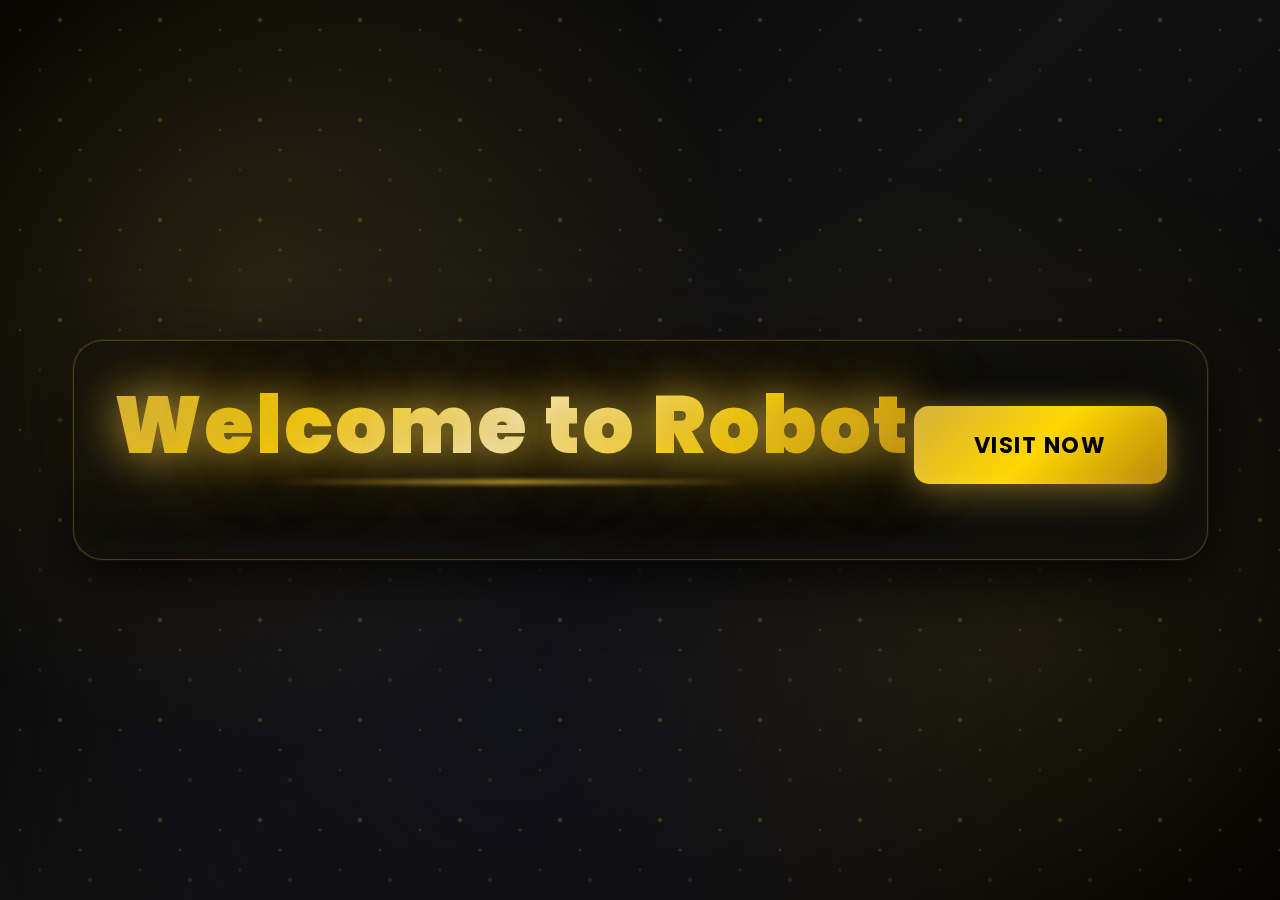
<file: index.html>
<!DOCTYPE html>
<html lang="en">
<head>
<meta charset="UTF-8">
<title>Robot | Intro</title>
<link rel="stylesheet" href="intro.css">
<link href="https://fonts.googleapis.com/css2?family=Poppins:wght@400;600;900&display=swap" rel="stylesheet">
</head>
<body>

<!-- Landing Page -->
<div class="landing-page" id="landing-page">
  <!-- خلفية اللوجو -->
  <div class="landing-bg-logo">
    <img src="robot.png" alt="dic logo">
  </div>

  <!-- محتوى الصفحة في المنتصف -->
  <div class="landing-content">
    <h1 class="landing-text">Welcome to Robot</h1>
    <button id="start-btn" class="btn">Visit now</button>
  </div>
</div>

<!-- Intro Animations -->
<div class="intro-page" id="page1">
  <div class="page-text white-on-red">Robot</div>
</div>
<div class="intro-page" id="page2">
  <div class="page-text red-on-black">is</div>
</div>
<div class="intro-page" id="page3">
  <div class="logo-letters">
    <span>C</span>
    <span>o</span>
    <span>m</span>
    <span>i</span>
    <span>n</span>
    <span>g</span>
  </div>
</div>
<div class="intro-page" id="page4">
  <div class="page-text final-logo">Take a look</div>
</div>

<script src="intro.js"></script>
</body>
</html>
</file>
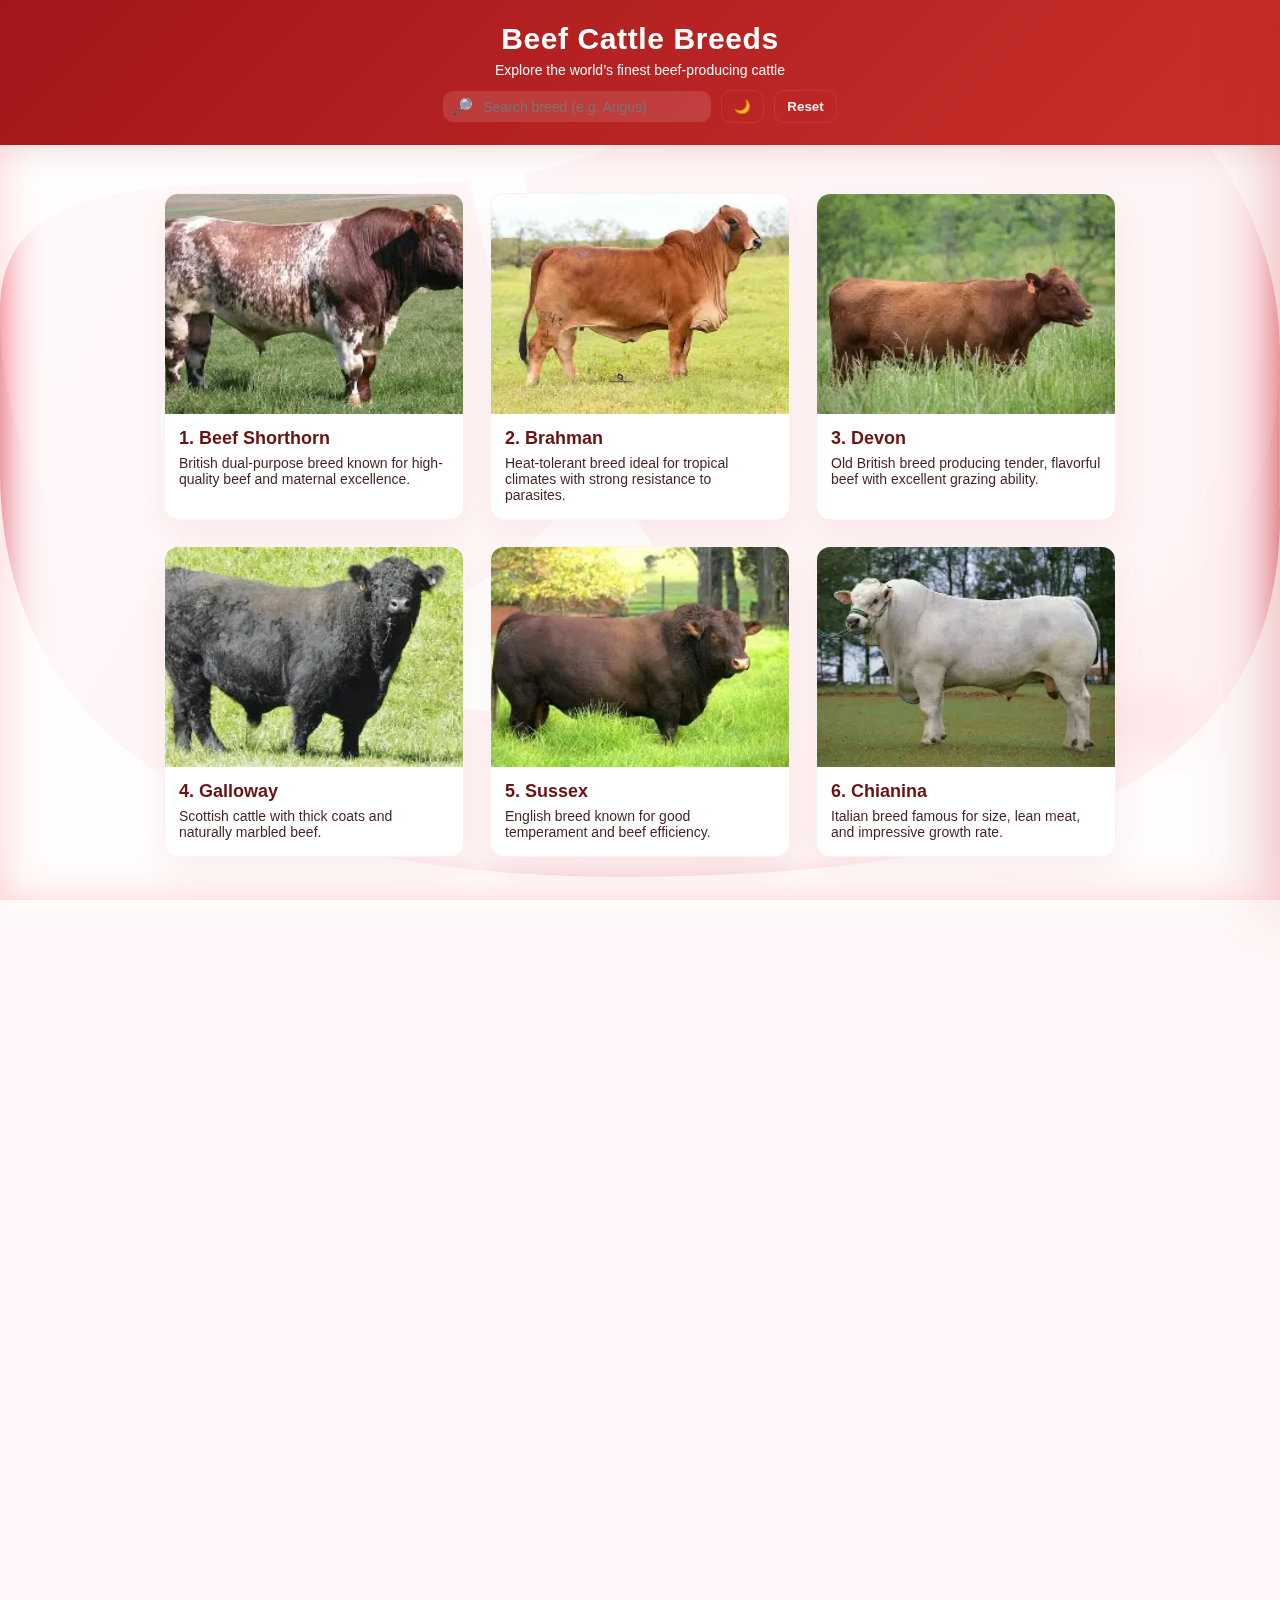
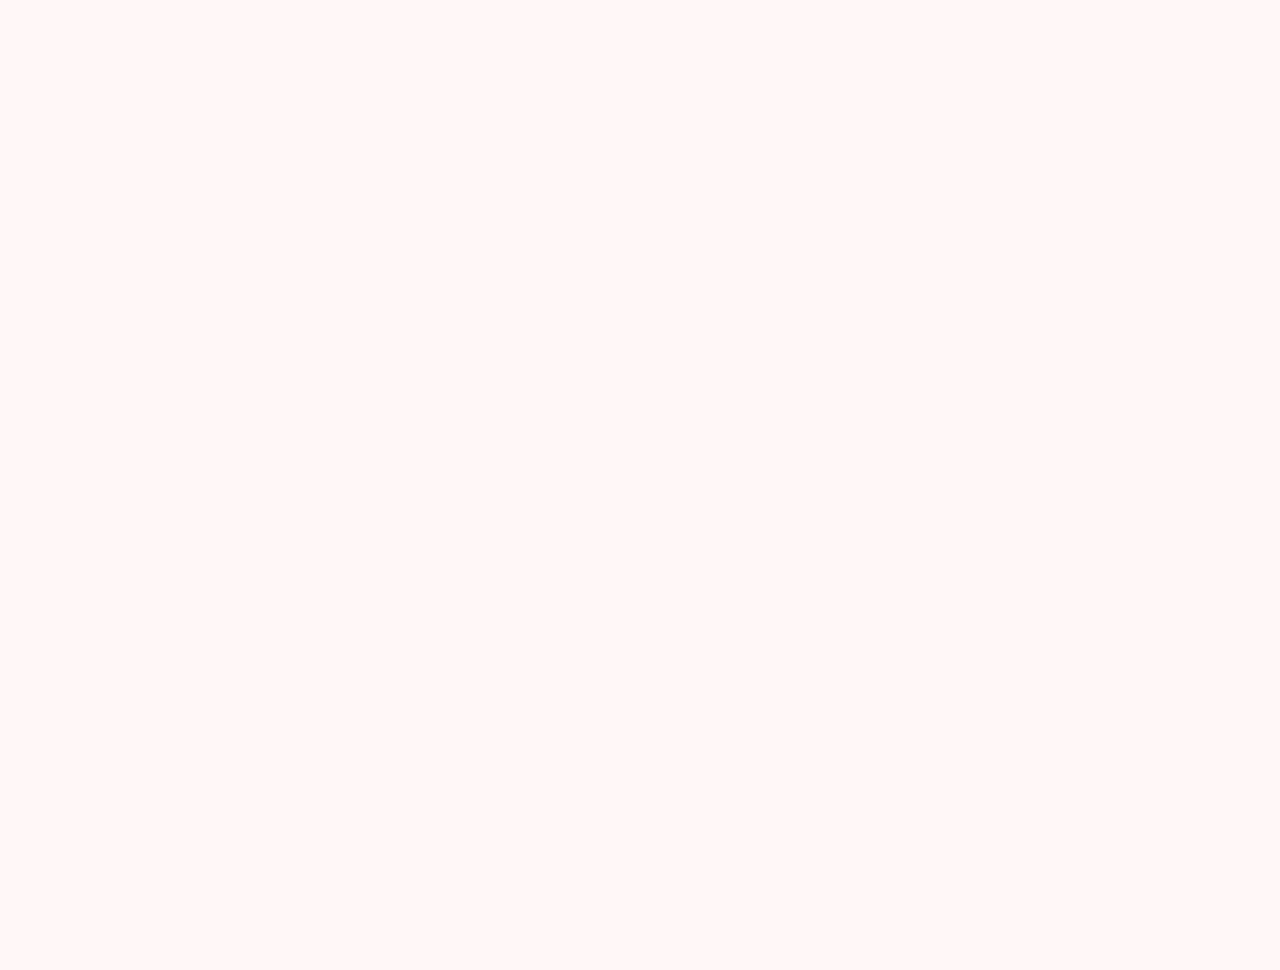
<file: farm.html>
<!DOCTYPE html>
<html lang="en">
<head>
  <meta charset="UTF-8" />
  <meta name="viewport" content="width=device-width, initial-scale=1.0" />
  <title>The Farm - Beef Breeds (Enhanced)</title>
  <style>
    /* ===== Reset & Base ===== */
    *{box-sizing:border-box}
    html,body{height:100%;margin:0;font-family:"Poppins",sans-serif;background:#fff7f7;color:#2a100f;-webkit-font-smoothing:antialiased;}
    a{color:inherit;text-decoration:none}
    button{font-family:inherit}

    /* ===== Animated background (blur motion) ===== */
    .bg-motion{
      position:fixed; inset:0; z-index:0; pointer-events:none;
      background:
        radial-gradient(800px 400px at 10% 10%, rgba(255,230,230,0.9), transparent 12%),
        radial-gradient(700px 350px at 90% 80%, rgba(255,210,210,0.95), transparent 12%),
        linear-gradient(120deg,#fff5f5,#ffecec);
      filter: blur(20px) saturate(1.05);
      transform-origin:center;
      animation: bgMove 14s linear infinite;
      mix-blend-mode: screen;
    }
    @keyframes bgMove{
      0%{transform:translate3d(0,0,0) scale(1)}
      25%{transform:translate3d(-6%,4%,0) scale(1.04)}
      50%{transform:translate3d(3%,-5%,0) scale(1.02)}
      75%{transform:translate3d(-3%,-2%,0) scale(1.03)}
      100%{transform:translate3d(0,0,0) scale(1)}
    }

    /* ===== Header ===== */
    header{
      position:relative; z-index:2;
      text-align:center; padding:22px 16px;
      background: linear-gradient(135deg,#a4161a,#c9302b);
      color:#fff; box-shadow:0 8px 26px rgba(164,22,26,0.12);
    }
    header h1{margin:0;font-size:clamp(20px,3.6vw,30px);letter-spacing:0.6px}
    header p{margin:6px 0 0;opacity:.95;font-size:14px}

    /* header controls */
    .controls{
      margin-top:12px; display:flex; gap:10px; justify-content:center; align-items:center;
      flex-wrap:wrap;
    }
    .search-wrap{ display:flex; align-items:center; gap:8px; background:rgba(255,255,255,0.12); padding:6px 10px; border-radius:10px; }
    #searchBar{ border:0; background:transparent; color:#fff; outline:none; width:220px; font-size:14px; }
    .btn{
      background:#fff; color:#a4161a; border:0; padding:8px 12px; border-radius:10px; cursor:pointer; font-weight:600;
      box-shadow:0 6px 18px rgba(164,22,26,0.08);
    }
    .btn.ghost{ background:transparent; color:rgba(255,255,255,0.9); border:1px solid rgba(255,255,255,0.08); box-shadow:none }

    /* page wrapper to blur */
    .page-wrap{ position:relative; z-index:1; transition: filter .32s ease, transform .32s ease; }

    /* ===== Breeds grid ===== */
    .breeds-container{
      display:flex; flex-wrap:wrap; justify-content:center; gap:26px; padding:28px; max-width:1200px; margin:20px auto 140px;
      position:relative; z-index:1;
    }
    .breed{
      width:300px; background:#fff; border-radius:14px; overflow:hidden; box-shadow:0 14px 36px rgba(164,22,26,0.06);
      transition: transform .28s ease, box-shadow .28s ease; cursor:pointer; border:1px solid rgba(164,22,26,0.06);
    }
    .breed:hover{ transform:translateY(-8px) scale(1.02); box-shadow:0 20px 46px rgba(164,22,26,0.12); }
    /* IMAGE: increased, clear */
    .breed img{ width:100%; height:220px; object-fit:cover; display:block; transition: transform .4s ease; }
    .breed:hover img{ transform:scale(1.06); }
    .breed h2{ margin:14px 14px 6px; font-size:18px; color:#6b1313; }
    .breed p{ margin:0 14px 16px; font-size:14px; color:#3a1616; opacity:.95; }

    /* preserve original hidden info boxes */
    .info-box{ display:none; }

    /* ===== Sidebar (right) ===== */
    .info-sidebar{
      position:fixed; top:0; right:-440px; width:440px; max-width:96%; height:100%; background: linear-gradient(180deg,#fff7f7,#fff0ef);
      box-shadow:-26px 0 60px rgba(164,22,26,0.14); border-left:6px solid #a4161a; padding:26px; transition:right .36s cubic-bezier(.2,.9,.2,1);
      z-index:1400; overflow:auto; -webkit-overflow-scrolling:touch;
      backdrop-filter: blur(6px) saturate(1.02);
    }
    .info-sidebar.active{ right:0; }
    .sidebar-head{ display:flex; gap:12px; align-items:center; margin-bottom:8px; }
    .sidebar-head img{ width:92px; height:92px; object-fit:cover; border-radius:10px; border:2px solid rgba(178,58,51,0.12); box-shadow:0 8px 26px rgba(178,58,51,0.06); }
    .sidebar-head h2{ margin:0; font-size:20px; color:#6b1313 }
    .sidebar-sub{ color:#5b2a2a; opacity:.95; margin-top:6px; font-size:14px }

    .sidebar-section{ margin-top:14px; padding-top:12px; border-top:1px dashed rgba(178,58,51,0.08); }
    .stat{ display:flex; justify-content:space-between; align-items:center; padding:10px 0; }
    .stat b{ color:#3c1414 }
    .stat small{ color:#6b2a2a; opacity:.95 }

    .sidebar-actions{ display:flex; gap:8px; margin-top:12px; }
    .side-btn{flex:1; padding:10px; border-radius:10px; border:0; cursor:pointer; font-weight:600}
    .side-btn.primary{ background:#a4161a; color:#fff }
    .side-btn.alt{ background:#fff; color:#a4161a; border:1px solid rgba(164,22,26,0.06) }

    .close-btn{ position:absolute; top:14px; right:14px; background:#8b1010; color:white; border:0; width:38px; height:38px; border-radius:50%; font-size:18px; cursor:pointer; box-shadow:0 8px 26px rgba(139,16,16,0.18); }
    .close-btn:hover{ transform:scale(1.04) }

    /* ===== Top button ===== */
    #toTopBtn{ position:fixed; right:22px; bottom:22px; width:46px; height:46px; border-radius:50%; border:0; background:#a4161a; color:white; font-size:18px; cursor:pointer; box-shadow:0 10px 26px rgba(164,22,26,0.12); display:none; z-index:1300 }
    #toTopBtn.show{ display:block }

    /* ===== Dark mode ===== */
    .dark body, .dark header{ background:linear-gradient(135deg,#330707,#6b0a0a) }
    .dark header p, .dark header h1{ color:#fff }
    .dark .breed{ background:#120606; color:#f7eaea; border:1px solid rgba(255,255,255,0.04); box-shadow:0 10px 30px rgba(0,0,0,0.5) }
    .dark .breed h2{ color:#ffdede }
    .dark .breed p{ color:#ffdede; opacity:.9 }
    .dark .info-sidebar{ background:linear-gradient(180deg,#1a0b0b,#120406); border-left:6px solid #7a0909; color:#ffdede }

    /* ===== Fade-in for cards on scroll ===== */
    .fade-card{ opacity:0; transform: translateY(18px); transition: all .6s cubic-bezier(.2,.9,.2,1) }
    .fade-card.visible{ opacity:1; transform: translateY(0) }

    /* ===== Responsive tweaks ===== */
    @media (max-width:900px){ .breed{ width:46% } .sidebar-head img{ width:80px;height:80px } }
    @media (max-width:520px){ .breed{ width:100% } .breeds-container{ padding:18px } .search-wrap{ width:100%; justify-content:center } .controls{ padding:6px } }
    body {
  margin: 0;
  font-family: "Poppins", sans-serif;
  background: url("background.svg") no-repeat center center fixed;
  background-size: cover;
  position: relative;
  overflow-x: hidden;
}

/* طبقة الحركة الضبابية */
body::before {
  content: "";
  position: fixed;
  top: 0;
  left: 0;
  width: 100%;
  height: 100%;
  backdrop-filter: blur(8px);
  background: rgba(255, 0, 0, 0.15);
  animation: blurMotion 8s ease-in-out infinite alternate;
  z-index: -1;
}

@keyframes blurMotion {
  0% { backdrop-filter: blur(6px) brightness(1); }
  50% { backdrop-filter: blur(10px) brightness(1.2); }
  100% { backdrop-filter: blur(6px) brightness(1); }
}

  </style>
</head>
<body>
  <!-- animated blurred background -->
  <div class="bg-motion" aria-hidden="true"></div>

  <header>
    <h1>Beef Cattle Breeds</h1>
    <p>Explore the world’s finest beef-producing cattle</p>

    <div class="controls" role="region" aria-label="controls">
      <div class="search-wrap" title="Search breeds">
        🔎
        <input id="searchBar" placeholder="Search breed (e.g. Angus)" aria-label="Search breeds" />
      </div>

      <button id="darkToggle" class="btn ghost" title="Toggle dark mode">🌙</button>
      <button id="resetBtn" class="btn ghost" title="Reset filters">Reset</button>
    </div>
  </header>

  <div class="page-wrap" id="pageWrap">
    <main class="breeds-container" id="breedsContainer">

      <!-- ===== All original 19 sections (kept intact, same text) ===== -->
      <section class="breed fade-card">
        <img src="1.jpg" alt="Beef Shorthorn" onclick="openSidebar('info1')" />
        <h2>1. Beef Shorthorn</h2>
        <p>British dual-purpose breed known for high-quality beef and maternal excellence.</p>
        <div id="info1" class="info-box">
          <button class="close-btn" onclick="closeOldInfo()">X</button>
          <h3>Beef Shorthorn</h3>
          <p>Originating in England, this breed is prized for marbling, tenderness, and adaptability.</p>
        </div>
      </section>

      <section class="breed fade-card">
        <img src="2.jpg" alt="Brahman" onclick="openSidebar('info2')" />
        <h2>2. Brahman</h2>
        <p>Heat-tolerant breed ideal for tropical climates with strong resistance to parasites.</p>
        <div id="info2" class="info-box">
          <button class="close-btn" onclick="closeOldInfo()">X</button>
          <h3>Brahman</h3>
          <p>Derived from Indian Zebu cattle, known for loose skin and adaptability.</p>
        </div>
      </section>

      <section class="breed fade-card">
        <img src="3.jpg" alt="Devon" onclick="openSidebar('info3')" />
        <h2>3. Devon</h2>
        <p>Old British breed producing tender, flavorful beef with excellent grazing ability.</p>
        <div id="info3" class="info-box">
          <button class="close-btn" onclick="closeOldInfo()">X</button>
          <h3>Devon</h3>
          <p>Originally from England, Devons are hardy and efficient with rich marbled meat.</p>
        </div>
      </section>

      <section class="breed fade-card">
        <img src="4.jpg" alt="Galloway" onclick="openSidebar('info4')" />
        <h2>4. Galloway</h2>
        <p>Scottish cattle with thick coats and naturally marbled beef.</p>
        <div id="info4" class="info-box">
          <button class="close-btn" onclick="closeOldInfo()">X</button>
          <h3>Galloway</h3>
          <p>Known for thriving in harsh climates and producing lean, tender meat.</p>
        </div>
      </section>

      <section class="breed fade-card">
        <img src="5.jpg" alt="Sussex" onclick="openSidebar('info5')" />
        <h2>5. Sussex</h2>
        <p>English breed known for good temperament and beef efficiency.</p>
        <div id="info5" class="info-box">
          <button class="close-btn" onclick="closeOldInfo()">X</button>
          <h3>Sussex</h3>
          <p>Originally from England’s Weald region, Sussex cattle are productive and docile.</p>
        </div>
      </section>

      <section class="breed fade-card">
        <img src="6.jpg" alt="Chianina" onclick="openSidebar('info6')" />
        <h2>6. Chianina</h2>
        <p>Italian breed famous for size, lean meat, and impressive growth rate.</p>
        <div id="info6" class="info-box">
          <button class="close-btn" onclick="closeOldInfo()">X</button>
          <h3>Chianina</h3>
          <p>One of the oldest cattle breeds, producing low-fat, high-yield beef.</p>
        </div>
      </section>

      <section class="breed fade-card">
        <img src="7.jpg" alt="Maine Anjou" onclick="openSidebar('info7')" />
        <h2>7. Maine Anjou</h2>
        <p>Large French breed valued for growth and carcass quality.</p>
        <div id="info7" class="info-box">
          <button class="close-btn" onclick="closeOldInfo()">X</button>
          <h3>Maine Anjou</h3>
          <p>Known for heavy muscling, excellent feed efficiency, and calm temperament.</p>
        </div>
      </section>

      <section class="breed fade-card">
        <img src="8.jpg" alt="Tarentaise" onclick="openSidebar('info8')" />
        <h2>8. Tarentaise</h2>
        <p>Mountain breed with lean meat and strong maternal instincts.</p>
        <div id="info8" class="info-box">
          <button class="close-btn" onclick="closeOldInfo()">X</button>
          <h3>Tarentaise</h3>
          <p>Originating in the French Alps, they excel in rugged terrain and produce fine beef.</p>
        </div>
      </section>

      <section class="breed fade-card">
        <img src="9.jpg" alt="Murray Grey" onclick="openSidebar('info9')" />
        <h2>9. Murray Grey</h2>
        <p>Australian breed producing well-marbled beef with mild flavor.</p>
        <div id="info9" class="info-box">
          <button class="close-btn" onclick="closeOldInfo()">X</button>
          <h3>Murray Grey</h3>
          <p>Adaptable cattle producing consistent, high-quality carcasses.</p>
        </div>
      </section>

      <section class="breed fade-card">
        <img src="10.jpg" alt="Santa Gertrudis" onclick="openSidebar('info10')" />
        <h2>10. Santa Gertrudis</h2>
        <p>Texan breed mixing Brahman and Shorthorn genetics for toughness.</p>
        <div id="info10" class="info-box">
          <button class="close-btn" onclick="closeOldInfo()">X</button>
          <h3>Santa Gertrudis</h3>
          <p>Strong, adaptable, and fertile, producing quality beef in hot climates.</p>
        </div>
      </section>

      <section class="breed fade-card">
        <img src="11.jpg" alt="Beefalo" onclick="openSidebar('info11')" />
        <h2>11. Beefalo</h2>
        <p>Hybrid of cattle and bison producing lean meat with unique flavor.</p>
        <div id="info11" class="info-box">
          <button class="close-btn" onclick="closeOldInfo()">X</button>
          <h3>Beefalo</h3>
          <p>Combines bison hardiness with domestic cattle productivity.</p>
        </div>
      </section>

      <section class="breed fade-card">
        <img src="12.jpg" alt="Beefmaster" onclick="openSidebar('info12')" />
        <h2>12. Beefmaster</h2>
        <p>U.S. breed developed for fertility, growth, and heat tolerance.</p>
        <div id="info12" class="info-box">
          <button class="close-btn" onclick="closeOldInfo()">X</button>
          <h3>Beefmaster</h3>
          <p>Excels in adaptability, fertility, and efficient beef production.</p>
        </div>
      </section>

      <section class="breed fade-card">
        <img src="13.jpg" alt="Brangus" onclick="openSidebar('info13')" />
        <h2>13. Brangus</h2>
        <p>Brahman and Angus cross for superior beef and adaptability.</p>
        <div id="info13" class="info-box">
          <button class="close-btn" onclick="closeOldInfo()">X</button>
          <h3>Brangus</h3>
          <p>Black-coated breed producing tender beef with hybrid vigor.</p>
        </div>
      </section>

      <section class="breed fade-card">
        <img src="14.jpg" alt="Charbray" onclick="openSidebar('info14')" />
        <h2>14. Charbray</h2>
        <p>Charolais × Brahman hybrid combining size and heat resistance.</p>
        <div id="info14" class="info-box">
          <button class="close-btn" onclick="closeOldInfo()">X</button>
          <h3>Charbray</h3>
          <p>Known for muscle, growth rate, and tropical adaptability.</p>
        </div>
      </section>

      <section class="breed fade-card">
        <img src="15.jpg" alt="Hereford" onclick="openSidebar('info15')" />
        <h2>15. Hereford</h2>
        <p>Globally famous red-white cattle, calm and productive.</p>
        <div id="info15" class="info-box">
          <button class="close-btn" onclick="closeOldInfo()">X</button>
          <h3>Hereford</h3>
          <p>Hardy, fertile, and efficient grazers producing tender meat.</p>
        </div>
      </section>

      <section class="breed fade-card">
        <img src="16.jpg" alt="Charolais" onclick="openSidebar('info16')" />
        <h2>16. Charolais</h2>
        <p>French breed prized for muscle and growth efficiency.</p>
        <div id="info16" class="info-box">
          <button class="close-btn" onclick="closeOldInfo()">X</button>
          <h3>Charolais</h3>
          <p>Produces lean, high-yield carcasses ideal for crossbreeding.</p>
        </div>
      </section>

      <section class="breed fade-card">
        <img src="17.jpg" alt="Limousin" onclick="openSidebar('info17')" />
        <h2>17. Limousin</h2>
        <p>Lean beef, efficient feed conversion, and strong muscles.</p>
        <div id="info17" class="info-box">
          <button class="close-btn" onclick="closeOldInfo()">X</button>
          <h3>Limousin</h3>
          <p>French origin, producing high-yield, low-fat beef efficiently.</p>
        </div>
      </section>

      <section class="breed fade-card">
        <img src="18.jpg" alt="Bradford" onclick="openSidebar('info18')" />
        <h2>18. Bradford</h2>
        <p>Hereford × Brahman hybrid known for toughness and quality meat.</p>
        <div id="info18" class="info-box">
          <button class="close-btn" onclick="closeOldInfo()">X</button>
          <h3>Bradford</h3>
          <p>Combines heat tolerance, fertility, and tender beef production.</p>
        </div>
      </section>

      <section class="breed fade-card">
        <img src="19.jpg" alt="Black Angus" onclick="openSidebar('info19')" />
        <h2>19. Black Angus</h2>
        <p>One of the most popular beef breeds, known for its high-quality, marbled meat.</p>
        <div id="info19" class="info-box">
          <button class="close-btn" onclick="closeOldInfo()">X</button>
          <h3>Black Angus</h3>
          <p>Originating from Scotland, Black Angus cattle are prized for their tender, flavorful beef and efficient feed conversion.</p>
        </div>
      </section>

      <!-- end of breeds -->
    </main>
  </div>

  <!-- Sidebar (shared) -->
  <aside id="infoSidebar" class="info-sidebar" aria-hidden="true">
    <button class="close-btn" onclick="closeSidebar()" aria-label="Close">×</button>
    <div id="sidebarInner"></div>
    <div style="height:28px"></div>
  </aside>

  <!-- Top button -->
  <button id="toTopBtn" title="Back to top">↑</button>

  <script>
    /* ===== Data preserved exactly (info1..info19) with realistic values ===== */
    const breedData = {
      info1:{ name:"Beef Shorthorn", img:"1.jpg", desc:"Originating in England, prized for marbling, tenderness, and adaptability.", age:"24–30 months", yield:"62–66%", period:"283 days" },
      info2:{ name:"Brahman", img:"2.jpg", desc:"Derived from Indian Zebu cattle, known for loose skin, heat tolerance and parasite resistance.", age:"30–36 months (later maturity)", yield:"55–60%", period:"285 days" },
      info3:{ name:"Devon", img:"3.jpg", desc:"Old British breed producing tender, flavorful beef with excellent grazing ability.", age:"24–30 months", yield:"58–62%", period:"283 days" },
      info4:{ name:"Galloway", img:"4.jpg", desc:"Known for thriving in harsh climates and producing lean, tender meat.", age:"24–30 months", yield:"56–61%", period:"283 days" },
      info5:{ name:"Sussex", img:"5.jpg", desc:"Originally from England’s Weald region, Sussex cattle are productive and docile.", age:"24–30 months", yield:"60–64%", period:"283 days" },
      info6:{ name:"Chianina", img:"6.jpg", desc:"One of the oldest cattle breeds, producing low-fat, high-yield beef with exceptional size.", age:"30–36 months (large framed)", yield:"58–62%", period:"285 days" },
      info7:{ name:"Maine Anjou", img:"7.jpg", desc:"Known for heavy muscling, excellent feed efficiency, and calm temperament.", age:"24–30 months", yield:"62–66%", period:"283 days" },
      info8:{ name:"Tarentaise", img:"8.jpg", desc:"Originating in the French Alps, they excel in rugged terrain and produce fine beef.", age:"24–30 months", yield:"58–62%", period:"283 days" },
      info9:{ name:"Murray Grey", img:"9.jpg", desc:"Adaptable cattle producing consistent, high-quality carcasses.", age:"22–28 months", yield:"62–66%", period:"283 days" },
      info10:{ name:"Santa Gertrudis", img:"10.jpg", desc:"Strong, adaptable, and fertile, producing quality beef in hot climates.", age:"30–36 months", yield:"57–62%", period:"285 days" },
      info11:{ name:"Beefalo", img:"11.jpg", desc:"Combines bison hardiness with domestic cattle productivity; flavor often leaner and distinct.", age:"30–36 months", yield:"55–62%", period:"285 days (varies with crossbreeding)" },
      info12:{ name:"Beefmaster", img:"12.jpg", desc:"Excels in adaptability, fertility, and efficient beef production.", age:"30–36 months", yield:"58–63%", period:"285 days" },
      info13:{ name:"Brangus", img:"13.jpg", desc:"Black-coated breed producing tender beef with hybrid vigor (Brahman × Angus).", age:"24–30 months", yield:"62–66%", period:"283 days" },
      info14:{ name:"Charbray", img:"14.jpg", desc:"Known for muscle, growth rate, and tropical adaptability (Charolais × Brahman).", age:"30–36 months", yield:"60–65%", period:"285 days" },
      info15:{ name:"Hereford", img:"15.jpg", desc:"Hardy, fertile, and efficient grazers producing tender meat.", age:"20–24 months", yield:"62–66%", period:"283 days" },
      info16:{ name:"Charolais", img:"16.jpg", desc:"Produces lean, high-yield carcasses ideal for crossbreeding.", age:"24–30 months", yield:"64–68%", period:"283 days" },
      info17:{ name:"Limousin", img:"17.jpg", desc:"French origin, producing high-yield, low-fat beef efficiently.", age:"18–24 months (early finishing)", yield:"66–70%", period:"283 days" },
      info18:{ name:"Bradford", img:"18.jpg", desc:"Combines heat tolerance, fertility, and tender beef production (Hereford × Brahman).", age:"24–30 months", yield:"60–64%", period:"285 days" },
      info19:{ name:"Black Angus", img:"19.jpg", desc:"Originating from Scotland, prized for premium marbling and flavorful beef.", age:"22–26 months", yield:"64–68%", period:"283 days" }
    };

    const sidebar = document.getElementById('infoSidebar');
    const sidebarInner = document.getElementById('sidebarInner');
    const pageWrap = document.getElementById('pageWrap');
    const breedsContainer = document.getElementById('breedsContainer');
    const searchBar = document.getElementById('searchBar');
    const toTopBtn = document.getElementById('toTopBtn');
    const darkToggle = document.getElementById('darkToggle');
    const resetBtn = document.getElementById('resetBtn');

    // For ordering & navigation
    const infoIds = Object.keys(breedData); // info1..info19
    let currentIndex = -1;

    // WebAudio click/open sound (small pleasant chime)
    function playTone(type="open"){
      try{
        const ctx = new (window.AudioContext || window.webkitAudioContext)();
        const o = ctx.createOscillator();
        const g = ctx.createGain();
        o.type = 'sine';
        if(type==="open"){ o.frequency.value = 680; } else { o.frequency.value = 420; }
        g.gain.value = 0;
        o.connect(g);
        g.connect(ctx.destination);
        const now = ctx.currentTime;
        g.gain.setValueAtTime(0, now);
        g.gain.linearRampToValueAtTime(0.08, now+0.01);
        o.start();
        g.gain.exponentialRampToValueAtTime(0.0001, now+0.35);
        o.stop(now+0.36);
      }catch(e){}
    }

    // Open sidebar by infoId (e.g., "info1")
    function openSidebar(infoId){
      const data = breedData[infoId];
      if(!data) return;
      currentIndex = infoIds.indexOf(infoId);

      sidebarInner.innerHTML = `
        <div class="sidebar-head">
          <img src="${data.img}" alt="${data.name}" onerror="this.style.display='none'"/>
          <div>
            <h2>${data.name}</h2>
            <div class="sidebar-sub">${data.desc}</div>
          </div>
        </div>

        <div class="sidebar-section">
          <div class="stat"><b>🎯 Ideal Age</b><small>${data.age}</small></div>
          <div class="stat"><b>🍖 Meat Yield (dressing %)</b><small>${data.yield}</small></div>
          <div class="stat"><b>🐄 Breeding Period (gestation)</b><small>${data.period}</small></div>
        </div>

        <div class="sidebar-section">
          <p><small>Note: values are typical production ranges (approx.). Actual figures depend on management, feeding, and genetics.</small></p>
        </div>

        <div class="sidebar-section sidebar-actions">
          <button class="side-btn alt" onclick="gotoPrev()">← Previous</button>
          <button class="side-btn primary" onclick="gotoNext()">Next →</button>
        </div>
      `;

      sidebar.classList.add('active');
      sidebar.setAttribute('aria-hidden','false');
      pageWrap.classList.add('blur');
      document.documentElement.style.overflow = 'hidden';
      document.body.style.overflow = 'hidden';
      playTone("open");
    }

    function closeSidebar(){
      sidebar.classList.remove('active');
      sidebar.setAttribute('aria-hidden','true');
      pageWrap.classList.remove('blur');
      document.documentElement.style.overflow = '';
      document.body.style.overflow = '';
      playTone("close");
    }

    function gotoNext(){
      if(currentIndex < infoIds.length-1) currentIndex++;
      else currentIndex = 0;
      openSidebar(infoIds[currentIndex]);
    }
    function gotoPrev(){
      if(currentIndex > 0) currentIndex--;
      else currentIndex = infoIds.length-1;
      openSidebar(infoIds[currentIndex]);
    }

    // Keep placeholder function from original markup
    function closeOldInfo(){ /* preserved for compatibility */ }

    /* ===== Search / Filter ===== */
    function filterBreeds(){
      const q = (searchBar.value || "").trim().toLowerCase();
      document.querySelectorAll('.breed').forEach(b=>{
        const name = (b.querySelector('h2')?.textContent||"").toLowerCase();
        const desc = (b.querySelector('p')?.textContent||"").toLowerCase();
        const show = !q || name.includes(q) || desc.includes(q);
        b.style.display = show ? '' : 'none';
      });
    }
    searchBar.addEventListener('input', filterBreeds);

    resetBtn.addEventListener('click', ()=>{
      searchBar.value = "";
      filterBreeds();
      // close sidebar if open
      closeSidebar();
    });

    /* ===== Top button behavior ===== */
    window.addEventListener('scroll', ()=>{
      toTopBtn.classList.toggle('show', window.scrollY > 420);
    });
    toTopBtn.addEventListener('click', ()=> window.scrollTo({top:0,behavior:'smooth'}) );

    /* ===== Dark mode toggle ===== */
    function setDarkMode(on){
      if(on) document.documentElement.classList.add('dark');
      else document.documentElement.classList.remove('dark');
      localStorage.setItem('farm-dark', on ? '1' : '0');
    }
    darkToggle.addEventListener('click', ()=>{
      const on = !document.documentElement.classList.contains('dark');
      setDarkMode(on);
      darkToggle.textContent = on ? '☀️' : '🌙';
    });
    // init from storage
    if(localStorage.getItem('farm-dark') === '1'){ setDarkMode(true); darkToggle.textContent='☀️' }
    else { setDarkMode(false); darkToggle.textContent='🌙' }

    /* ===== Fade-in on scroll ===== */
    function handleScrollFade(){
      document.querySelectorAll('.fade-card').forEach(el=>{
        const rect = el.getBoundingClientRect();
        if(rect.top < window.innerHeight - 60) el.classList.add('visible');
      });
    }
    window.addEventListener('scroll', handleScrollFade);
    window.addEventListener('load', handleScrollFade);

    // Keyboard navigation: Esc to close, left/right for prev/next when sidebar open
    window.addEventListener('keydown', (e)=>{
      if(e.key === 'Escape' && sidebar.classList.contains('active')) closeSidebar();
      if(sidebar.classList.contains('active')){
        if(e.key === 'ArrowRight') gotoNext();
        if(e.key === 'ArrowLeft') gotoPrev();
      }
    });

    /* Close sidebar when clicking outside */
    document.addEventListener('click', function(e){
      if(!sidebar.classList.contains('active')) return;
      const insideSidebar = sidebar.contains(e.target);
      const clickedBreed = e.target.closest('.breed');
      if(!insideSidebar && !clickedBreed){
        closeSidebar();
      }
    }, true);

    /* Accessibility: make breeds focusable & openable by Enter/Space */
    document.querySelectorAll('.breed').forEach((b, idx)=>{
      b.setAttribute('tabindex','0');
      // derive info id by original order: info1..info19
      const infoId = 'info' + (idx+1);
      b.addEventListener('keydown', (ev)=>{
        if(ev.key === 'Enter' || ev.key === ' ') { openSidebar(infoId); ev.preventDefault(); }
      });
      // also ensure clicking image or any part opens
      b.addEventListener('click', ()=> openSidebar(infoId));
    });

    /* Provide quick focus to search on '/' key */
    window.addEventListener('keydown',(e)=>{
      if(e.key === '/' && document.activeElement !== searchBar){
        e.preventDefault();
        searchBar.focus();
      }
    });

    /* Make sure images that are missing don't break layout (optional) */
    window.addEventListener('error', (ev)=>{
      if(ev.target && ev.target.tagName === 'IMG'){
        ev.target.style.opacity = '0.6';
        ev.target.style.filter = 'grayscale(30%)';
      }
    }, true);

  </script>
</body>
</html>
</file>
<file: intro.css>
/* ==============================================
   تصميم احترافي متكامل بـ ألوان الأسود والذهبي
   مع تأثيرات متطورة وحديثة
================================================= */

/* RESET & GLOBAL */
* {
    margin: 0;
    padding: 0;
    box-sizing: border-box;
    font-family: 'Poppins', 'Segoe UI', system-ui, sans-serif;
}

body {
    background: #000;
    overflow: hidden;
    position: relative;
    min-height: 100vh;
    background: linear-gradient(135deg, 
        #000000 0%, 
        #0a0a0a 25%, 
        #121212 50%, 
        #0a0a0a 75%, 
        #000000 100%);
}

/* تأثيرات الخلفية الذهبية */
body::before {
    content: '';
    position: fixed;
    top: 0;
    left: 0;
    width: 100%;
    height: 100%;
    background: 
        radial-gradient(circle at 20% 30%, rgba(212, 175, 55, 0.15) 0%, transparent 40%),
        radial-gradient(circle at 80% 70%, rgba(212, 175, 55, 0.1) 0%, transparent 40%),
        radial-gradient(circle at 40% 80%, rgba(18, 18, 26, 0.9) 0%, transparent 50%);
    z-index: -2;
    pointer-events: none;
}

/* تأثير الجسيمات المتحركة */
body::after {
    content: '';
    position: fixed;
    top: 0;
    left: 0;
    width: 100%;
    height: 100%;
    background-image: 
        radial-gradient(2px 2px at 20px 30px, rgba(212, 175, 55, 0.3), transparent),
        radial-gradient(2px 2px at 40px 70px, rgba(212, 175, 55, 0.2), transparent),
        radial-gradient(3px 3px at 60px 20px, rgba(212, 175, 55, 0.4), transparent),
        radial-gradient(2px 2px at 80px 50px, rgba(212, 175, 55, 0.3), transparent),
        radial-gradient(3px 3px at 90px 80px, rgba(212, 175, 55, 0.2), transparent);
    background-repeat: repeat;
    background-size: 100px 100px;
    z-index: -1;
    animation: floatParticles 20s infinite linear;
    pointer-events: none;
}

@keyframes floatParticles {
    0% {
        background-position: 0 0;
    }
    100% {
        background-position: 100px 100px;
    }
}

/* Landing Page */
.landing-page {
    position: fixed;
    inset: 0;
    display: flex;
    justify-content: center;
    align-items: center;
    background: transparent;
    z-index: 10;
}

/* اللوجو كخلفية - تصميم متطور */
.landing-bg-logo {
    position: absolute;
    inset: 0;
    display: flex;
    justify-content: center;
    align-items: center;
    opacity: 1;
    z-index: 0;
    animation: logoPulse 8s ease-in-out infinite;
}

.landing-bg-logo img {
    width: 600px;
    height: auto;
    object-fit: contain;
    filter: 
        brightness(0.15) 
        sepia(1) 
        hue-rotate(40deg) 
        saturate(2)
        drop-shadow(0 0 40px rgba(212, 175, 55, 0.5));
    transition: all 1.2s cubic-bezier(0.4, 0, 0.2, 1);
    transform-style: preserve-3d;
}

.landing-bg-logo:hover img {
    filter: 
        brightness(0.25) 
        sepia(1) 
        hue-rotate(40deg) 
        saturate(3)
        drop-shadow(0 0 60px rgba(212, 175, 55, 0.7));
    transform: rotate(5deg) scale(1.05);
}

@keyframes logoPulse {
    0%, 100% {
        transform: scale(1);
        opacity: 0.8;
    }
    50% {
        transform: scale(1.05);
        opacity: 1;
    }
}

/* محتوى الصفحة في المنتتص - تصميم فاخر */
.landing-content {
    position: relative;
    z-index: 2;
    text-align: center;
    padding: 40px;
    background: rgba(10, 10, 10, 0.7);
    backdrop-filter: blur(20px);
    border-radius: 30px;
    border: 1px solid rgba(212, 175, 55, 0.3);
    box-shadow: 
        0 20px 60px rgba(0, 0, 0, 0.8),
        0 0 0 1px rgba(212, 175, 55, 0.1),
        inset 0 0 60px rgba(212, 175, 55, 0.05);
    animation: contentFloat 6s ease-in-out infinite;
    transform-style: preserve-3d;
    perspective: 1000px;
}

@keyframes contentFloat {
    0%, 100% {
        transform: translateY(0) rotateX(0deg);
    }
    50% {
        transform: translateY(-20px) rotateX(2deg);
    }
}

.landing-text {
    font-size: 5rem;
    font-weight: 900;
    color: transparent;
    margin-bottom: 50px;
    line-height: 1.1;
    background: linear-gradient(
        135deg,
        #D4AF37 0%,
        #FFD700 25%,
        #FFF8DC 50%,
        #FFD700 75%,
        #B8860B 100%
    );
    -webkit-background-clip: text;
    background-clip: text;
    text-shadow: 
        0 0 40px rgba(212, 175, 55, 0.7),
        0 0 80px rgba(212, 175, 55, 0.5),
        0 0 120px rgba(212, 175, 55, 0.3);
    letter-spacing: 2px;
    position: relative;
    display: inline-block;
    animation: textGlow 3s ease-in-out infinite alternate;
}

@keyframes textGlow {
    0% {
        text-shadow: 
            0 0 30px rgba(212, 175, 55, 0.5),
            0 0 60px rgba(212, 175, 55, 0.3);
        transform: scale(1);
    }
    100% {
        text-shadow: 
            0 0 60px rgba(212, 175, 55, 0.8),
            0 0 100px rgba(212, 175, 55, 0.5),
            0 0 150px rgba(212, 175, 55, 0.3);
        transform: scale(1.02);
    }
}

.landing-text::after {
    content: '';
    position: absolute;
    bottom: -15px;
    left: 50%;
    transform: translateX(-50%);
    width: 60%;
    height: 4px;
    background: linear-gradient(90deg, 
        transparent, 
        #D4AF37, 
        transparent);
    border-radius: 2px;
    filter: blur(2px);
}

/* زر احترافي متطور */
.btn {
    padding: 22px 60px;
    font-size: 1.4rem;
    font-weight: 700;
    background: linear-gradient(
        135deg,
        #D4AF37 0%,
        #FFD700 50%,
        #B8860B 100%
    );
    border: none;
    border-radius: 15px;
    color: #000;
    cursor: pointer;
    transition: all 0.5s cubic-bezier(0.4, 0, 0.2, 1);
    position: relative;
    overflow: hidden;
    z-index: 1;
    letter-spacing: 1.5px;
    text-transform: uppercase;
    box-shadow: 
        0 10px 40px rgba(212, 175, 55, 0.4),
        0 0 20px rgba(212, 175, 55, 0.2),
        inset 0 0 20px rgba(255, 255, 255, 0.1);
    transform-style: preserve-3d;
}

.btn::before {
    content: '';
    position: absolute;
    top: 0;
    left: -100%;
    width: 100%;
    height: 100%;
    background: linear-gradient(
        90deg,
        transparent,
        rgba(255, 255, 255, 0.4),
        transparent
    );
    transition: 0.8s;
    z-index: -1;
}

.btn:hover {
    transform: 
        translateY(-8px) 
        scale(1.08)
        rotateX(5deg);
    box-shadow: 
        0 20px 60px rgba(212, 175, 55, 0.6),
        0 0 40px rgba(212, 175, 55, 0.4),
        0 0 80px rgba(212, 175, 55, 0.2),
        inset 0 0 30px rgba(255, 255, 255, 0.2);
    letter-spacing: 3px;
}

.btn:hover::before {
    left: 100%;
}

.btn:active {
    transform: 
        translateY(-4px) 
        scale(1.04);
    transition: 0.1s;
}

.btn span {
    position: relative;
    z-index: 2;
    display: flex;
    align-items: center;
    justify-content: center;
    gap: 12px;
}

.btn i {
    font-size: 1.6rem;
    animation: iconFloat 2s ease-in-out infinite;
}

@keyframes iconFloat {
    0%, 100% {
        transform: translateY(0);
    }
    50% {
        transform: translateY(-5px);
    }
}

/* Overlay للانتقال - تأثير سلس */
.page-transition {
    position: fixed;
    inset: 0;
    background: linear-gradient(
        135deg,
        #000000 0%,
        #0a0a0a 100%
    );
    z-index: 9999;
    opacity: 0;
    pointer-events: none;
    transition: opacity 0.8s cubic-bezier(0.4, 0, 0.2, 1);
    display: flex;
    justify-content: center;
    align-items: center;
}

.page-transition.show {
    opacity: 1;
    pointer-events: auto;
}

.page-transition::before {
    content: '';
    position: absolute;
    width: 100px;
    height: 100px;
    border: 4px solid transparent;
    border-top-color: #D4AF37;
    border-radius: 50%;
    animation: spin 1s linear infinite;
    filter: drop-shadow(0 0 20px #D4AF37);
}

@keyframes spin {
    0% {
        transform: rotate(0deg);
    }
    100% {
        transform: rotate(360deg);
    }
}

/* Intro Pages - تصميم متطور */
.intro-page {
    position: fixed;
    inset: 0;
    display: flex;
    justify-content: center;
    align-items: center;
    opacity: 0;
    pointer-events: none;
    transition: opacity 1s cubic-bezier(0.4, 0, 0.2, 1);
    z-index: 100;
    overflow: hidden;
}

.intro-page::before {
    content: '';
    position: absolute;
    inset: 0;
    background: 
        radial-gradient(circle at center, 
            rgba(212, 175, 55, 0.1) 0%, 
            transparent 70%);
    animation: pulseBg 3s ease-in-out infinite alternate;
}

@keyframes pulseBg {
    0% {
        opacity: 0.3;
        transform: scale(1);
    }
    100% {
        opacity: 0.7;
        transform: scale(1.1);
    }
}

.page-text {
    font-size: 5.5rem;
    font-weight: 900;
    opacity: 0;
    transform: translateX(100vw);
    transition: all 1.2s cubic-bezier(0.4, 0, 0.2, 1);
    text-align: center;
    position: relative;
    z-index: 2;
    text-transform: uppercase;
    letter-spacing: 4px;
}

.white-on-red {
    color: #000;
    background: linear-gradient(
        135deg,
        #D4AF37 0%,
        #FFD700 100%
    );
    width: 100%;
    height: 100%;
    display: flex;
    justify-content: center;
    align-items: center;
    position: relative;
    overflow: hidden;
}

.white-on-red::before {
    content: '';
    position: absolute;
    top: -50%;
    left: -50%;
    width: 200%;
    height: 200%;
    background: repeating-conic-gradient(
        from 0deg,
        rgba(0, 0, 0, 0.1) 0deg 10deg,
        transparent 10deg 20deg
    );
    animation: rotatePattern 20s linear infinite;
}

@keyframes rotatePattern {
    0% {
        transform: rotate(0deg);
    }
    100% {
        transform: rotate(360deg);
    }
}

.red-on-black {
    color: #FFD700;
    background: #000;
    width: 100%;
    height: 100%;
    display: flex;
    justify-content: center;
    align-items: center;
    position: relative;
}

.red-on-black::before {
    content: '';
    position: absolute;
    inset: 0;
    background: 
        radial-gradient(circle at 30% 30%, 
            rgba(212, 175, 55, 0.2) 0%, 
            transparent 50%),
        radial-gradient(circle at 70% 70%, 
            rgba(212, 175, 55, 0.1) 0%, 
            transparent 50%);
    animation: floatBubbles 15s ease-in-out infinite;
}

@keyframes floatBubbles {
    0%, 100% {
        transform: translate(0, 0);
    }
    33% {
        transform: translate(20px, -20px);
    }
    66% {
        transform: translate(-20px, 20px);
    }
}

/* Logo Letters Animation */
.logo-letters {
    display: flex;
    gap: 40px;
    font-size: 7rem;
    font-weight: 900;
    color: #fff;
    position: relative;
}

.logo-letters span {
    display: inline-block;
    transform: translateY(-100px) scale(0) rotate(180deg);
    opacity: 0;
    transition: all 0.8s cubic-bezier(0.68, -0.55, 0.265, 1.55);
    background: linear-gradient(
        135deg,
        #D4AF37 0%,
        #FFD700 50%,
        #FFF8DC 100%
    );
    -webkit-background-clip: text;
    background-clip: text;
    color: transparent;
    text-shadow: 0 0 30px rgba(212, 175, 55, 0.5);
}

.final-logo {
    font-size: 8rem;
    font-weight: 900;
    color: transparent;
    background: linear-gradient(
        135deg,
        #D4AF37 0%,
        #FFD700 25%,
        #FFF8DC 50%,
        #FFD700 75%,
        #B8860B 100%
    );
    -webkit-background-clip: text;
    background-clip: text;
    display: flex;
    justify-content: center;
    align-items: center;
    position: relative;
    animation: logoShine 3s ease-in-out infinite alternate;
}

@keyframes logoShine {
    0% {
        filter: drop-shadow(0 0 20px rgba(212, 175, 55, 0.5));
        transform: scale(1);
    }
    100% {
        filter: drop-shadow(0 0 60px rgba(212, 175, 55, 0.8));
        transform: scale(1.05);
    }
}

.final-logo::after {
    content: '';
    position: absolute;
    bottom: -20px;
    left: 50%;
    transform: translateX(-50%);
    width: 80%;
    height: 8px;
    background: linear-gradient(
        90deg,
        transparent,
        #D4AF37,
        #FFD700,
        #D4AF37,
        transparent
    );
    border-radius: 4px;
    filter: blur(4px);
    opacity: 0.8;
}

/* Responsive Design */
@media (max-width: 1200px) {
    .landing-text {
        font-size: 4rem;
    }
    
    .page-text {
        font-size: 4.5rem;
    }
    
    .logo-letters {
        font-size: 6rem;
    }
    
    .final-logo {
        font-size: 7rem;
    }
}

@media (max-width: 768px) {
    .landing-bg-logo img {
        width: 400px;
    }
    
    .landing-text {
        font-size: 3rem;
    }
    
    .btn {
        padding: 18px 40px;
        font-size: 1.2rem;
    }
    
    .page-text {
        font-size: 3.5rem;
    }
    
    .logo-letters {
        font-size: 4rem;
        gap: 20px;
    }
    
    .final-logo {
        font-size: 5rem;
    }
}

@media (max-width: 480px) {
    .landing-bg-logo img {
        width: 300px;
    }
    
    .landing-content {
        padding: 20px;
        margin: 20px;
    }
    
    .landing-text {
        font-size: 2.5rem;
    }
    
    .btn {
        padding: 15px 30px;
        font-size: 1rem;
    }
    
    .page-text {
        font-size: 2.5rem;
    }
    
    .logo-letters {
        font-size: 3rem;
        gap: 15px;
    }
    
    .final-logo {
        font-size: 3.5rem;
    }
}

/* Scrollbar Styling */
::-webkit-scrollbar {
    width: 10px;
}

::-webkit-scrollbar-track {
    background: #0a0a0a;
}

::-webkit-scrollbar-thumb {
    background: linear-gradient(
        180deg,
        #D4AF37 0%,
        #FFD700 100%
    );
    border-radius: 5px;
}

::-webkit-scrollbar-thumb:hover {
    background: linear-gradient(
        180deg,
        #FFD700 0%,
        #FFF8DC 100%
    );
}

/* Selection Styling */
::selection {
    background-color: rgba(212, 175, 55, 0.5);
    color: #fff;
}

/* Loading Animation */
.loading {
    position: fixed;
    inset: 0;
    background: #000;
    display: flex;
    justify-content: center;
    align-items: center;
    z-index: 99999;
    transition: opacity 0.5s ease;
}

.loading::after {
    content: '';
    width: 60px;
    height: 60px;
    border: 4px solid transparent;
    border-top: 4px solid #D4AF37;
    border-right: 4px solid #D4AF37;
    border-radius: 50%;
    animation: spinLoader 1s linear infinite;
}

@keyframes spinLoader {
    0% {
        transform: rotate(0deg);
    }
    100% {
        transform: rotate(360deg);
    }
}

/* Glass Effect */
.glass-effect {
    background: rgba(10, 10, 10, 0.25);
    backdrop-filter: blur(15px);
    -webkit-backdrop-filter: blur(15px);
    border: 1px solid rgba(212, 175, 55, 0.2);
}

/* Hover Effects for Interactive Elements */
.interactive:hover {
    transform: translateY(-5px);
    box-shadow: 0 15px 40px rgba(212, 175, 55, 0.3);
    transition: all 0.3s ease;
}

/* Focus States for Accessibility */
.btn:focus,
a:focus {
    outline: 2px solid #D4AF37;
    outline-offset: 4px;
}
</file>
